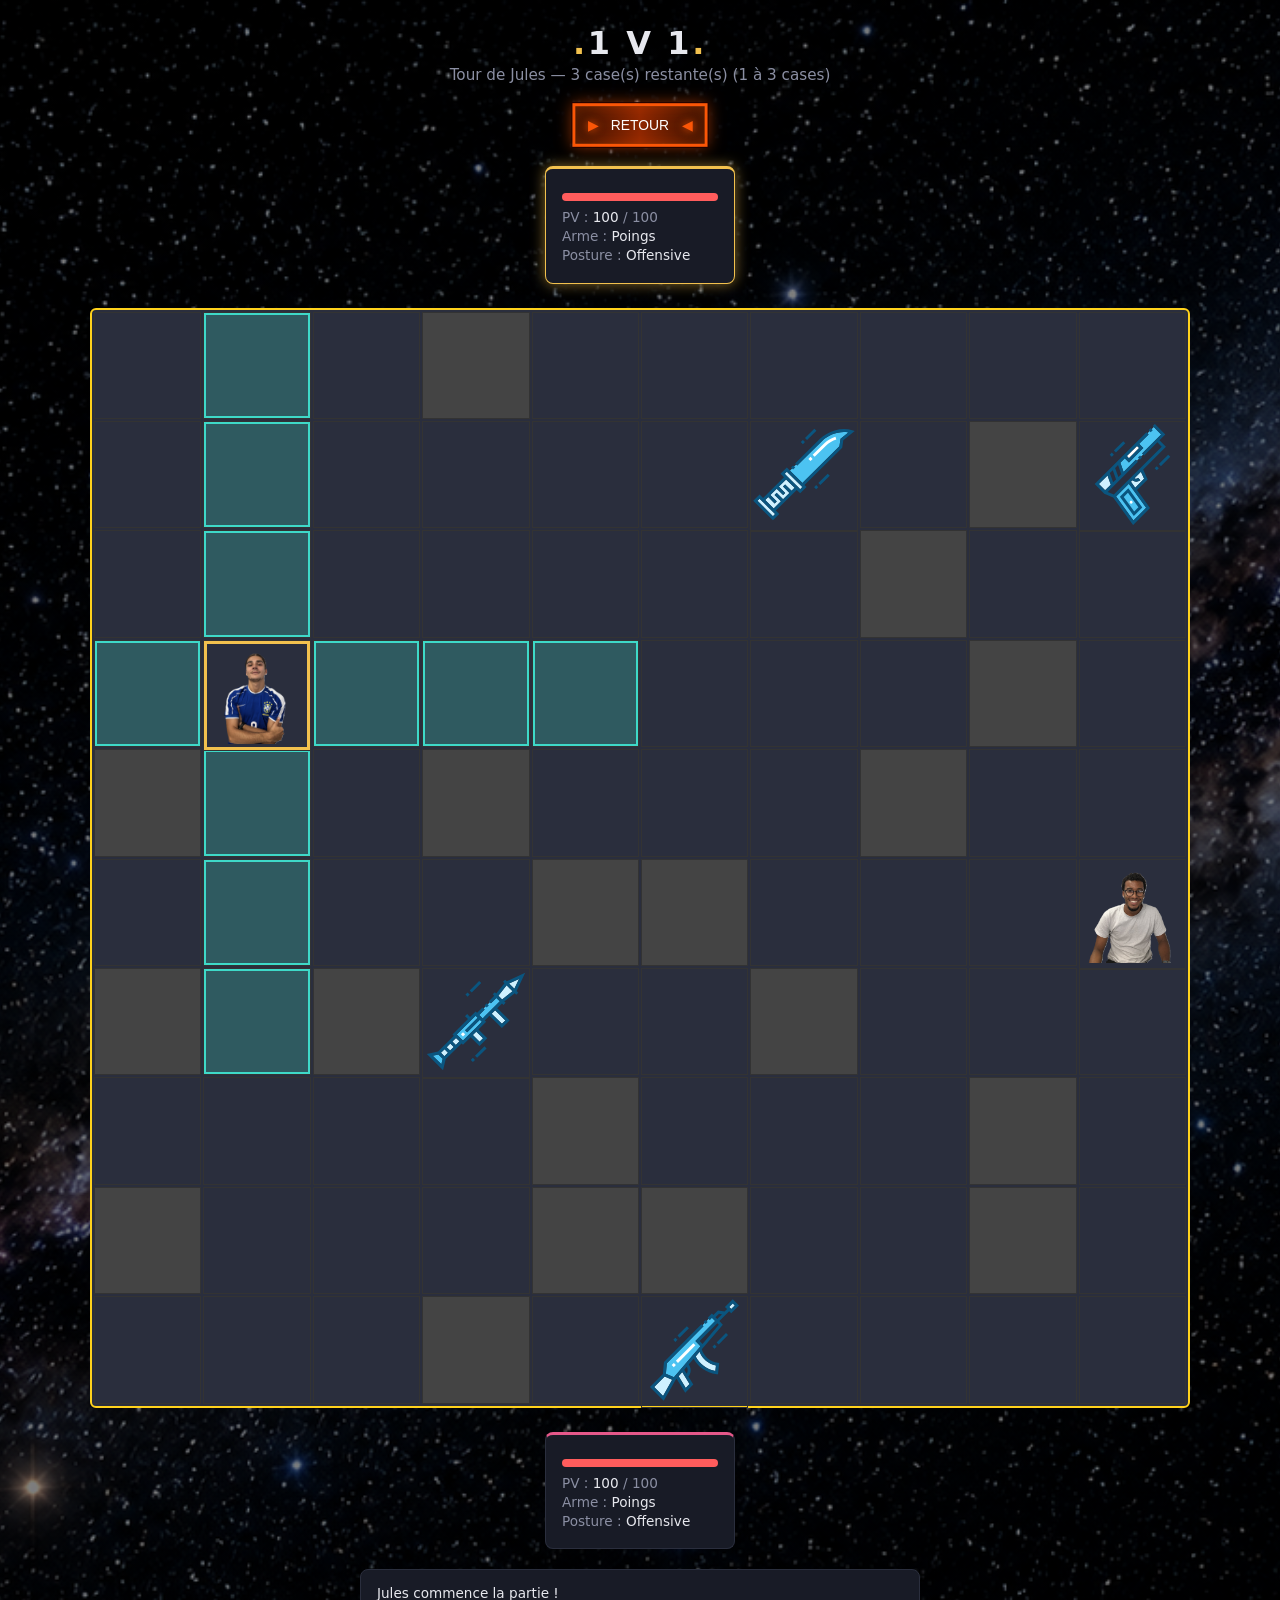
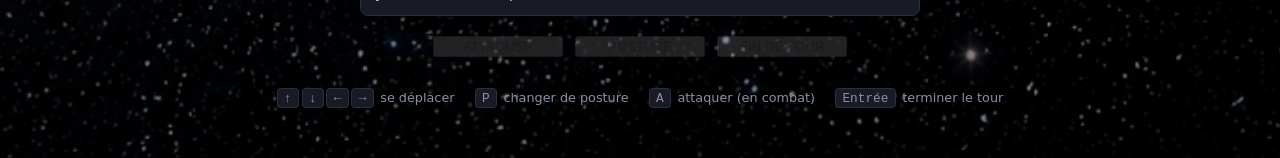
<file: index.html>
<!DOCTYPE html>
<html lang="fr">
<head>
    <meta charset="UTF-8">
    <meta name="viewport" content="width=device-width, initial-scale=1.0">
    <title>Duel — Jeu de plateau tour par tour</title>
    <meta name="description" content="Duel tour par tour : deux personnages s'affrontent sur une carte générée aléatoirement. Déplacements, armes et combat.">
    <link rel="icon" href="assets/etoile.png">
    <link rel="stylesheet" href="style.css">
</head>
<body>

<header class="hud">
    <h1 class="hud__title"><span class="hud__title-accent">.</span>1 V 1<span class="hud__title-accent">.</span></h1>
    <p class="hud__turn" id="turn-indicator" data-testid="turn-indicator"></p>
</header>
<button onclick="window.location.href='fatality.html'" class="menu-item active" data-testid="back-to-menu-button">
    RETOUR
</button>
<main class="arena">

    <!--============Fiche du joueur 1===============-->
    <section class="player-card player-card--p1" id="card-p1" data-testid="player-card-p1">
        <h2 class="player-card__name"></h2>
        <div class="player-card__hp-bar"><div class="player-card__hp-fill"></div></div>
        <p class="player-card__stat">PV : <span class="hp-value">100</span> / 100</p>
        <p class="player-card__stat">Arme : <span class="weapon-value">—</span></p>
        <p class="player-card__stat">Posture : <span class="posture-value">—</span></p>
    </section>

    <!-- La grille de jeu géré dans le JS -->
    <div id="map" class="map" data-testid="map-grid"></div>

    <!--============Fiche du joueur 2===============-->
    <section class="player-card player-card--p2" id="card-p2" data-testid="player-card-p2">
        <h2 class="player-card__name"></h2>
        <div class="player-card__hp-bar"><div class="player-card__hp-fill"></div></div>
        <p class="player-card__stat">PV : <span class="hp-value">100</span> / 100</p>
        <p class="player-card__stat">Arme : <span class="weapon-value">—</span></p>
        <p class="player-card__stat">Posture : <span class="posture-value">—</span></p>
    </section>

</main>

<!--============Journal de combat===============-->
<section class="log" id="log" data-testid="combat-log" aria-live="polite"></section>

<!--============Actions===============-->
<div class="combat-actions" id="combat-actions" data-testid="combat-actions">
    <button id="attack-button" data-testid="attack-button" class="menu-item" disabled>ATTAQUER</button>
    <button id="posture-button" data-testid="posture-button" class="menu-item" disabled>POSTURE</button>
    <button id="end-turn-button" data-testid="end-turn-button" class="menu-item" disabled>FIN DE TOUR</button>
</div>


<footer class="controls">
    <p><kbd>↑</kbd><kbd>↓</kbd><kbd>←</kbd><kbd>→</kbd> se déplacer</p>
    <p><kbd>P</kbd> changer de posture</p>
    <p><kbd>A</kbd> attaquer (en combat)</p>
    <p><kbd>Entrée</kbd> terminer le tour</p>
</footer>

<!--============Écran de victoire===============-->
<div id="game-over" class="game-over hidden" data-testid="game-over-overlay">
    <div class="game-over__panel">
        <h2 class="game-over__title" id="game-over-title" data-testid="game-over-title"></h2>
        <p class="game-over__subtitle">FATALITY</p>
        <button class="menu-item active" onclick="window.location.reload()" data-testid="restart-button">REJOUER</button>
        <button class="menu-item" onclick="window.location.href='fatality.html'" data-testid="back-to-select-button">MENU</button>
    </div>
</div>

<!-- les Scripts -->
<!--les réglages-->
<script src="js/config/constants.js"></script>
<!--les armes-->
<script src="js/Weapon.js"></script>
<script src="js/config/Weapons.js"></script>
<!--les joueurs-->
<script src="js/Player.js"></script>
<!--les cellules de la carte-->
<script src="js/Cell.js"></script>
<!--la carte-->
<script src="js/GameMap.js"></script>
<!--l'affichage -->
<script src="js/ui/render.js"></script>
<!--les règles-->
<script src="js/Game.js"></script>
<!--le lanceur/demarrage-->
<script src="js/main.js"></script>
</body>
</html>
</file>
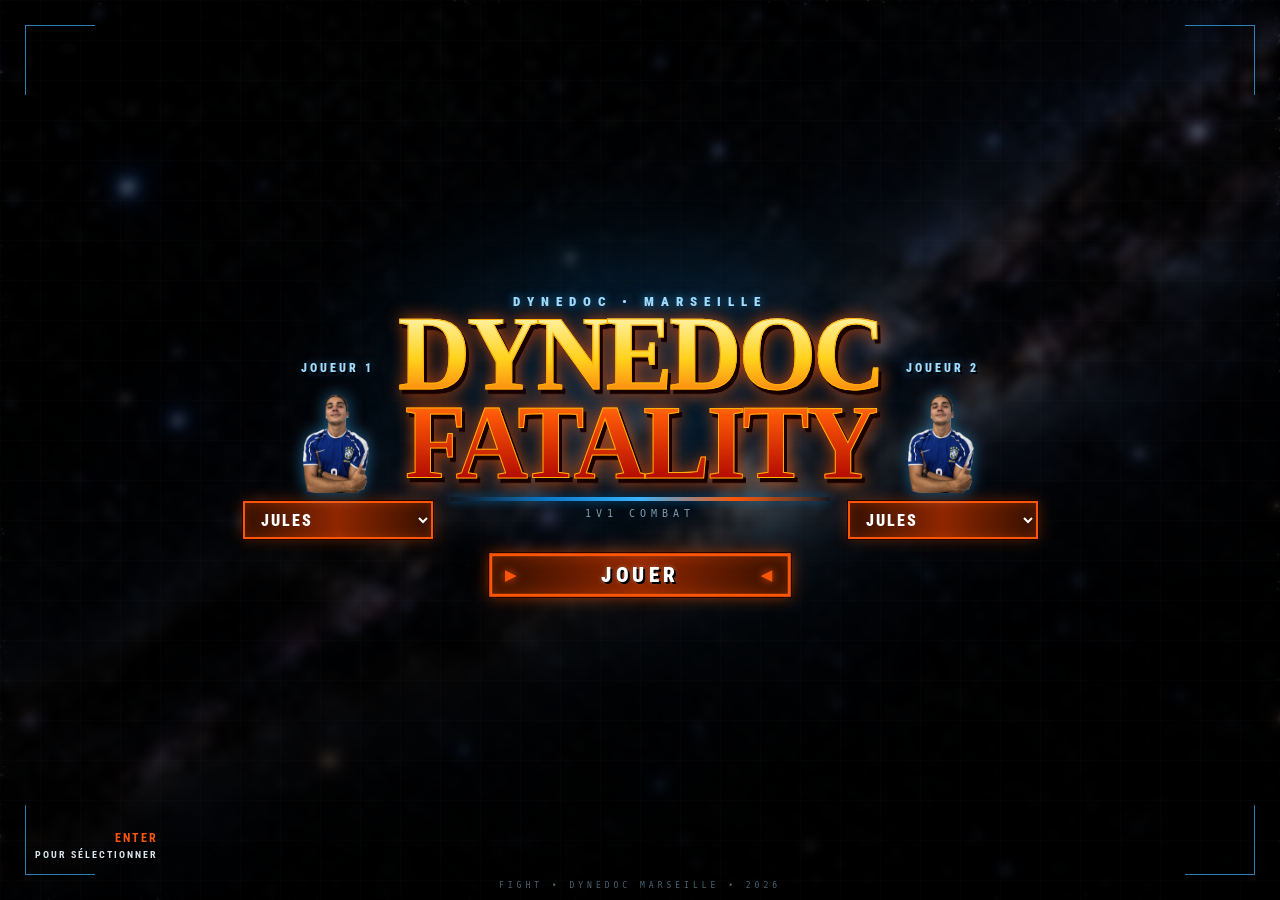
<file: fatality.html>
<!DOCTYPE html>
<html lang="fr">

<head>
    <meta charset="UTF-8">
    <meta name="viewport" content="width=device-width, initial-scale=1.0">

    <title>Dynedoc Fatality</title>
    <link rel="icon" href="assets/etoile.png">

    <!-- Police style jeu de combat -->
    <link rel="preconnect" href="https://fonts.googleapis.com">
    <link rel="preconnect" href="https://fonts.gstatic.com" crossorigin>

    <link href="https://fonts.googleapis.com/css2?family=Cinzel:wght@700;800;900&family=Roboto+Condensed:wght@400;700;900&display=swap" rel="stylesheet">
    <script src="js/config/constants.js"></script>
    <script src="js/Weapon.js"></script>
    <script src="js/config/Weapons.js"></script>
    <script src="js/Player.js"></script>

    <style>

        * {
            margin: 0;
            padding: 0;
            box-sizing: border-box;
        }

        :root {
            --blue: #0877c9;
            --blue-light: #39b5ff;
            --orange: #fb5607;
            --red: #d91e18;
            --yellow: #ffc400;
            --dark: #020609;
        }

        html,
        body {
            width: 100%;
            height: 100%;
        }

        body {
            overflow: hidden;

            background-image: linear-gradient(rgba(0, 0, 0, 0.5), rgba(0, 0, 0, 0.5)),url("assets/etoile.png");
            background-repeat: no-repeat; /* Empêche la répétition de l'image */
            background-position: center;
            background-size: cover;
            backdrop-filter: blur(5px);

            color: white;

            font-family: "Roboto Condensed", sans-serif;
        }


        /* ========================================
           ECRAN PRINCIPAL
        ======================================== */

        .fatality-screen {
            position: relative;

            width: 100%;
            height: 100vh;

            display: flex;
            flex-direction: column;
            align-items: center;
            justify-content: center;

            gap: 25px;

            background:
                    linear-gradient(
                            rgba(0, 0, 0, .15),
                            rgba(0, 0, 0, .7)
                    );
        }


        /* ========================================
           TEXTURE / GRILLE
        ======================================== */

        .fatality-screen::before {
            content: "";

            position: absolute;
            inset: 0;

            pointer-events: none;

            background-image:
                    linear-gradient(
                            rgba(255,255,255,.025) 1px,
                            transparent 1px
                    ),
                    linear-gradient(
                            90deg,
                            rgba(255,255,255,.025) 1px,
                            transparent 1px
                    );

            background-size: 40px 40px;

            opacity: .5;
        }


        /* ========================================
           LUEUR CENTRALE
        ======================================== */

        .fatality-screen::after {
            content: "";

            position: absolute;

            width: 700px;
            height: 400px;

            top: 20%;

            background:
                    radial-gradient(
                            ellipse,
                            rgba(8,119,201,.25),
                            transparent 70%
                    );

            filter: blur(25px);

            pointer-events: none;
        }


        /* ========================================
           LOGO
        ======================================== */

        .logo {
            position: relative;
            z-index: 5;

            width: 100%;

            display: flex;
            flex-direction: column;
            align-items: center;

            text-align: center;

            user-select: none;
        }

        .logo-small {
            font-family: "Roboto Condensed", sans-serif;

            font-size: 13px;
            font-weight: 900;

            letter-spacing: 7px;

            color: #9fdcff;

            text-transform: uppercase;

            margin-bottom: 4px;

            text-shadow:
                    0 0 10px rgba(57,181,255,.7);
        }


        .logo h1 {
            position: relative;

            font-family: "Cinzel Decorative", serif;

            font-weight: 900;

            font-size: clamp(48px, 8vw, 100px);

            line-height: .85;

            letter-spacing: -3px;

            text-transform: uppercase;

            transform: scaleY(1.05);

            background:
                    linear-gradient(
                            to bottom,
                            #fff8bd 0%,
                            #ffd21c 28%,
                            #fb5607 60%,
                            #a90000 100%
                    );

            -webkit-background-clip: text;
            background-clip: text;

            -webkit-text-fill-color: transparent;

            filter:
                    drop-shadow(3px 4px 0 #180000)
                    drop-shadow(0 0 8px rgba(251,86,7,.7));

            -webkit-text-stroke: 1px #ffb000;
        }


        /* trait sous le logo */

        .logo-line {
            width: 380px;
            max-width: 80vw;

            height: 4px;

            margin: 14px auto 0;

            background:
                    linear-gradient(
                            90deg,
                            transparent,
                            var(--blue),
                            var(--blue-light),
                            var(--orange),
                            transparent
                    );

            box-shadow:
                    0 0 10px rgba(8,119,201,.7);
        }


        .logo-subtitle {
            margin-top: 7px;

            font-family: monospace;

            font-size: 10px;

            letter-spacing: 5px;

            color: #7e9caf;

            text-transform: uppercase;
        }


        /* ========================================
           ZONE MENU
        ======================================== */

        .menu-wrapper {
            position: relative;
            z-index: 5;

            width: 340px;
            max-width: 90vw;

            padding: 10px 0;

            margin: 0;

            text-align: center;
        }


        /* ========================================
           MENU
        ======================================== */

        .menu {
            list-style: none;

            display: flex;

            flex-direction: column;

            align-items: center;

            gap: 3px;
        }


        .menu-item {
            position: relative;

            width: 290px;
            max-width: 85vw;

            height: 38px;

            display: flex;

            align-items: center;
            justify-content: center;

            font-family:
                    "Roboto Condensed",
                    sans-serif;

            font-size: 20px;

            font-weight: 900;

            letter-spacing: 4px;

            color: #f4f4f4;

            text-transform: uppercase;

            background:
                    linear-gradient(
                            90deg,
                            transparent,
                            rgba(8,119,201,.25),
                            rgba(8,119,201,.45),
                            rgba(8,119,201,.25),
                            transparent
                    );

            border-top: 1px solid rgba(255,255,255,.15);
            border-bottom: 1px solid rgba(0,0,0,.7);

            text-shadow:
                    2px 2px 0 #000,
                    0 0 5px rgba(255,255,255,.3);

            cursor: pointer;

            transition: .15s;
        }


        /* ========================================
           OPTION SELECTIONNEE
        ======================================== */

        .menu-item.active {
            color: white;

            background:
                    linear-gradient(
                            90deg,
                            #351000,
                            #8f2700,
                            #351000
                    );

            border: 3px solid var(--orange);

            box-shadow:
                    0 0 0 1px #230000,
                    0 0 15px rgba(251,86,7,.55),
                    inset 0 0 15px rgba(251,86,7,.3);

            height: 42px;

            transform: scale(1.04);
        }


        .menu-item.active::before {
            content: "▶";

            position: absolute;

            left: 12px;

            color: var(--orange);

            font-size: 13px;

            text-shadow:
                    0 0 8px var(--orange);
        }


        .menu-item.active::after {
            content: "◀";

            position: absolute;

            right: 12px;

            color: var(--orange);

            font-size: 13px;

            text-shadow:
                    0 0 8px var(--orange);
        }


        .menu-item:hover {
            color: var(--orange);

            background:
                    linear-gradient(
                            90deg,
                            transparent,
                            rgba(251,86,7,.3),
                            transparent
                    );
        }


        /* ========================================
           INDICATIONS BAS DE L'ECRAN
        ======================================== */

        .controls {
            position: absolute;

            z-index: 5;

            bottom: 38px;

            left: 0;
            right: 0;

            display: flex;

            justify-content: space-between;

            align-items: flex-end;

            padding: 0 35px;

            pointer-events: none;
        }


        .control {
            font-family: "Roboto Condensed", sans-serif;

            font-size: 10px;

            font-weight: 700;

            letter-spacing: 2px;

            color: #d7e4eb;

            text-transform: uppercase;

            line-height: 1.5;

            text-shadow:
                    2px 2px #000;
        }


        .control strong {
            color: var(--orange);

            font-size: 12px;
        }


        .control.right {
            text-align: right;
        }


        /* ========================================
           FOOTER
        ======================================== */

        .footer {
            position: absolute;

            z-index: 5;

            bottom: 10px;

            font-family: monospace;

            font-size: 8px;

            letter-spacing: 4px;

            color: #496373;

            text-transform: uppercase;
        }


        /* ========================================
           DECORATIONS
        ======================================== */

        .corner {
            position: absolute;

            width: 70px;
            height: 70px;

            opacity: .7;

            z-index: 4;
        }


        .corner::before,
        .corner::after {
            content: "";

            position: absolute;

            background: var(--blue-light);
        }


        .corner::before {
            width: 70px;
            height: 1px;
        }


        .corner::after {
            width: 1px;
            height: 70px;
        }


        .corner.top-left {
            top: 25px;
            left: 25px;
        }


        .corner.top-right {
            top: 25px;
            right: 25px;

            transform: rotate(90deg);
        }


        .corner.bottom-left {
            bottom: 25px;
            left: 25px;

            transform: rotate(-90deg);
        }


        .corner.bottom-right {
            bottom: 25px;
            right: 25px;

            transform: rotate(180deg);
        }
        /* ========================================
   SELECTEURS PERSONNAGES
======================================== */

        .character-selectors {
            position: absolute;
            z-index: 6;
            top: 50%;
            left: 0;
            right: 0;
            transform: translateY(-50%);
            display: flex;
            justify-content: space-around;
            align-items: center;
            padding: 0 35px;
            pointer-events: none;
        }

        .character-selector {
            width: 190px;
            display: flex;
            flex-direction: column;
            align-items: center;
            gap: 8px;
            pointer-events: auto;
        }

        .character-selector label {
            font-family: "Roboto Condensed", sans-serif;
            font-size: 12px;
            font-weight: 900;
            letter-spacing: 3px;
            color: #9fdcff;
            text-transform: uppercase;
            text-shadow: 2px 2px #000, 0 0 8px rgba(57,181,255,.5);
        }

        .character-selector select {
            width: 100%;
            height: 38px;
            padding: 0 12px;
            border: 2px solid var(--orange);
            outline: none;
            border-radius: 0;
            background:
                    linear-gradient(90deg, #351000, #8f2700, #351000);
            color: white;
            font-family: "Roboto Condensed", sans-serif;
            font-size: 16px;
            font-weight: 900;
            letter-spacing: 2px;
            text-transform: uppercase;
            cursor: pointer;
            box-shadow:
                    0 0 0 1px #230000,
                    0 0 15px rgba(251,86,7,.35),
                    inset 0 0 12px rgba(251,86,7,.25);
        }

        .character-selector select:focus {
            box-shadow:
                    0 0 0 1px #230000,
                    0 0 20px rgba(251,86,7,.65),
                    inset 0 0 12px rgba(251,86,7,.3);
        }

        .character-preview {
            width: 110px;
            height: 110px;
            object-fit: contain;
            filter: drop-shadow(0 0 8px rgba(57,181,255,.5));
        }

        .character-selector select option {
            background: #020609;
            color: white;
        }


        /* ========================================
           RESPONSIVE
        ======================================== */

        @media (max-width: 600px) {

            .logo {
                margin-top: 25px;
            }

            .logo h1 {
                font-size: 48px;
            }

            .logo-small {
                font-size: 10px;
                letter-spacing: 4px;
            }

            .menu-wrapper {
                margin-top: 20px;
            }

            .menu-item {
                width: 260px;
                height: 35px;

                font-size: 17px;
            }

            .menu-item.active {
                height: 39px;
            }

            .controls {
                padding: 0 15px;
                bottom: 32px;
            }

            .control {
                font-size: 8px;
                letter-spacing: 1px;
            }

            .corner {
                display: none;
            }
            .character-selectors {
                top: 8%;
                padding: 0 10px;
            }

            .character-selector {
                width: 125px;
            }

            .character-preview {
                display: none;
            }

            .character-selector label {
                font-size: 9px;
                letter-spacing: 2px;
            }

            .character-selector select {
                height: 32px;
                font-size: 11px;
                letter-spacing: 1px;
            }
        }




        @media (max-width: 900px) {
            .character-selectors {
                top: 18%;
                transform: none;
                padding: 0 20px;
            }

            .character-selector {
                width: 150px;
            }

            .character-preview {
                width: 75px;
                height: 75px;
            }

            .character-selector select {
                font-size: 13px;
            }
        }


    </style>
</head>


<body>

<main class="fatality-screen">


    <!-- ==================================
         DECORATIONS
    ================================== -->

    <div class="corner top-left"></div>
    <div class="corner top-right"></div>

    <div class="corner bottom-left"></div>
    <div class="corner bottom-right"></div>


    <!-- ==================================
         LOGO
    ================================== -->

    <header class="logo">

        <div class="logo-small">
            DYNEDOC • MARSEILLE
        </div>

        <h1>
            DYNEDOC<br>
            FATALITY
        </h1>

        <div class="logo-line"></div>

        <div class="logo-subtitle">
            1V1 COMBAT
        </div>

    </header>

    <!-- ==================================
         SELECTEURS PERSONNAGES
    ================================== -->

    <div class="character-selectors">

        <!-- JOUEUR 1 : à gauche du titre -->
        <div class="character-selector">
            <label for="player1">JOUEUR 1</label>
            <img id="player1-preview" class="character-preview" src="assets/characters/Jules.png" alt="Jules">
            <select id="player1">
            </select>
        </div>

        <!-- JOUEUR 2 : à droite du titre -->
        <div class="character-selector">
            <label for="player2">JOUEUR 2</label>
            <img id="player2-preview" class="character-preview" src="assets/characters/Jules.png" alt="Jules">
            <select id="player2">
            </select>
        </div>

    </div>


    <!-- ==================================
         MENU PRINCIPAL
    ================================== -->

    <section class="menu-wrapper">

        <nav>

            <ul class="menu">

                <li>
                    <button
                            class="menu-item active"
                            onclick="startGame()"
                    >
                        JOUER
                    </button>
                </li>




            </ul>

        </nav>

    </section>


    <!-- ==================================
         CONTROLES
    ================================== -->

    <div class="controls">
        <div class="control right">
            <strong>ENTER</strong><br>
            POUR SÉLECTIONNER
        </div>

    </div>


    <!-- ==================================
         FOOTER
    ================================== -->

    <div class="footer">
        FIGHT • DYNEDOC MARSEILLE • 2026
    </div>

</main>


</body>

</html>
</file>
<file: style.css>
:root {
    --bg: #10121a;
    --bg-panel: #181b26;
    --line: #2a2e3d;
    --text: #e7e8ee;
    --text-dim: #8b8fa3;
    --p1: #3ed9c8;
    --p2: #e5588a;
    --obstacle: #2f3242;
    --weapon: #f2c14e;
    --danger: #ff5c5c;
    --orange: #fb5607;
    --blue: #0877c9;
}

* { box-sizing: border-box; }

body {
    margin: 0;
    min-height: 100vh;
    color: var(--text);
    font-family: 'Segoe UI', system-ui, sans-serif;
    display: flex;
    flex-direction: column;
    align-items: center;
    gap: 1.25rem;
    padding: 1.5rem 1rem 2.5rem;
    background-image: linear-gradient(rgba(0, 0, 0, 0.5), rgba(0, 0, 0, 0.5)),url("assets/etoile.png");
    background-repeat: no-repeat; /* Empêche la répétition de l'image */
    background-position: center;
    background-size: cover;
}

/* ---------- En-tête ---------- */
.hud { text-align: center; }
.hud__title {
    margin: 0;
    font-size: 2rem;
    letter-spacing: 0.08em;
}
.hud__title-accent { color: var(--weapon); }
.hud__turn {
    margin: 0.25rem 0 0;
    color: var(--text-dim);
    font-size: 0.95rem;
}

/* ---------- Zone de jeu ---------- */
.arena {
    display: flex;
    flex-wrap: wrap;
    align-items: flex-start;
    justify-content: center;
    gap: 1.5rem;
}

.map {
    display: grid;
    gap: 2px;
    background: var(--line);
    border: 2px solid  #ffd21c;
    border-radius: 6px;
    padding: 2px;
    width: min(1100px, 90vw);
    height: auto;
    aspect-ratio: 1 / 1;

}

.cell {
    width: 36px;
    height: 36px;
    display: flex;
    align-items: center;
    justify-content: center;
    background: var(--bg-panel);
    font-size: 1.1rem;
    border-radius: 2px;
    position: relative;
}

.cell--obstacle { background: var(--obstacle); }
.cell--weapon { box-shadow: inset 0 0 0 2px var(--weapon); }

.cell--player1 { box-shadow: inset 0 0 0 2px var(--p1); }
.cell--player2 { box-shadow: inset 0 0 0 2px var(--p2); }

/* ---------- Fiches joueur ---------- */
.player-card {
    width: 190px;
    background: var(--bg-panel);
    border: 1px solid var(--line);
    border-radius: 8px;
    padding: 1rem;
}
.player-card--p1 { border-top: 3px solid var(--p1); }
.player-card--p2 { border-top: 3px solid var(--p2); }

.player-card__name {
    margin: 0 0 0.5rem;
    font-size: 1.05rem;
}
.player-card--p1 .player-card__name { color: var(--p1); }
.player-card--p2 .player-card__name { color: var(--p2); }

.player-card__hp-bar {
    height: 8px;
    background: var(--line);
    border-radius: 4px;
    overflow: hidden;
    margin-bottom: 0.5rem;
}
.player-card__hp-fill {
    height: 100%;
    width: 100%;
    background: var(--danger);
    transition: width 0.2s ease;
}

.player-card__stat {
    margin: 0.2rem 0;
    font-size: 0.85rem;
    color: var(--text-dim);
}
.player-card__stat span { color: var(--text); }

/* ---------- Journal de combat ---------- */
.log {
    width: min(560px, 90vw);
    max-height: 140px;
    overflow-y: auto;
    background: var(--bg-panel);
    border: 1px solid var(--line);
    border-radius: 8px;
    padding: 0.75rem 1rem;
    font-size: 0.85rem;
    color: var(--text-dim);
}
.log p { margin: 0.15rem 0; }
.log p:last-child { color: var(--text); }

/* ---------- Contrôles ---------- */
.controls {
    display: flex;
    gap: 1.25rem;
    flex-wrap: wrap;
    justify-content: center;
    color: var(--text-dim);
    font-size: 0.8rem;
}
kbd {
    background: var(--bg-panel);
    border: 1px solid var(--line);
    border-radius: 4px;
    padding: 0.1rem 0.4rem;
    margin-right: 0.15rem;
}
.map__cell {
    aspect-ratio: 1 / 1;
    border: 1px solid #333;
}
.map__cell--obstacle {
    background: #444;
}
.menu-item{
    width: 130px;
}
.menu-item.active {
    color: white;

    background:
            linear-gradient(
                    90deg,
                    #351000,
                    #8f2700,
                    #351000
            );

    border: 3px solid var(--orange);

    box-shadow:
            0 0 0 1px #230000,
            0 0 15px rgba(251,86,7,.55),
            inset 0 0 15px rgba(251,86,7,.3);

    height: 42px;


    transform: scale(1.04);
}


.menu-item.active::before {
    content: "▶";

    position: absolute;

    left: 12px;

    color: var(--orange);

    font-size: 13px;

    text-shadow:
            0 0 8px var(--orange);
}


.menu-item.active::after {
    content: "◀";

    position: absolute;

    right: 12px;

    color: var(--orange);

    font-size: 13px;

    text-shadow:
            0 0 8px var(--orange);
}


.menu-item:hover {
    color: var(--orange);

    background:
            linear-gradient(
                    90deg,
                    transparent,
                    rgba(251,86,7,.3),
                    transparent
            );
}
.map__cell--personnage {
    position: relative;
}
.map__cell--arme {
    position: relative;
}

.map__cell-sprite {
    width: 100%;
    height: 100%;
    object-fit: contain;
    padding: 2px;
}

/* ---------- Cases de déplacement surlignées ---------- */
.map__cell--movable {
    background: rgba(62, 217, 200, 0.25);
    box-shadow: inset 0 0 0 2px var(--p1);
    cursor: pointer;
}

.map__cell--movable:hover {
    background: rgba(62, 217, 200, 0.5);
}

/* ---------- Joueur actif ---------- */
.map__cell--active {
    box-shadow: inset 0 0 0 3px var(--weapon);
}

.player-card--active {
    border-color: var(--weapon);
    box-shadow: 0 0 14px rgba(242, 193, 78, 0.55);
}

/* ---------- Actions ---------- */
.combat-actions {
    display: flex;
    gap: 0.75rem;
    flex-wrap: wrap;
    justify-content: center;
}

.combat-actions .menu-item[disabled] {
    opacity: 0.35;
    cursor: not-allowed;
    transform: none;
}

.hidden { display: none !important; }

/* ---------- Écran de victoire ---------- */
.game-over {
    position: fixed;
    inset: 0;
    z-index: 50;
    display: flex;
    align-items: center;
    justify-content: center;
    background: rgba(2, 6, 9, 0.82);
}

.game-over__panel {
    display: flex;
    flex-direction: column;
    align-items: center;
    gap: 1.1rem;
    text-align: center;
    padding: 2.5rem 3rem;
    background: var(--bg-panel);
    border: 2px solid var(--weapon);
    border-radius: 10px;
}

.game-over__title {
    margin: 0;
    font-size: 2.2rem;
    color: var(--weapon);
    text-shadow: 0 0 18px rgba(242, 193, 78, 0.6);
}

.game-over__subtitle {
    margin: 0;
    color: var(--text-dim);
    letter-spacing: 0.3em;
    text-transform: uppercase;
    font-size: 0.8rem;
}
</file>
